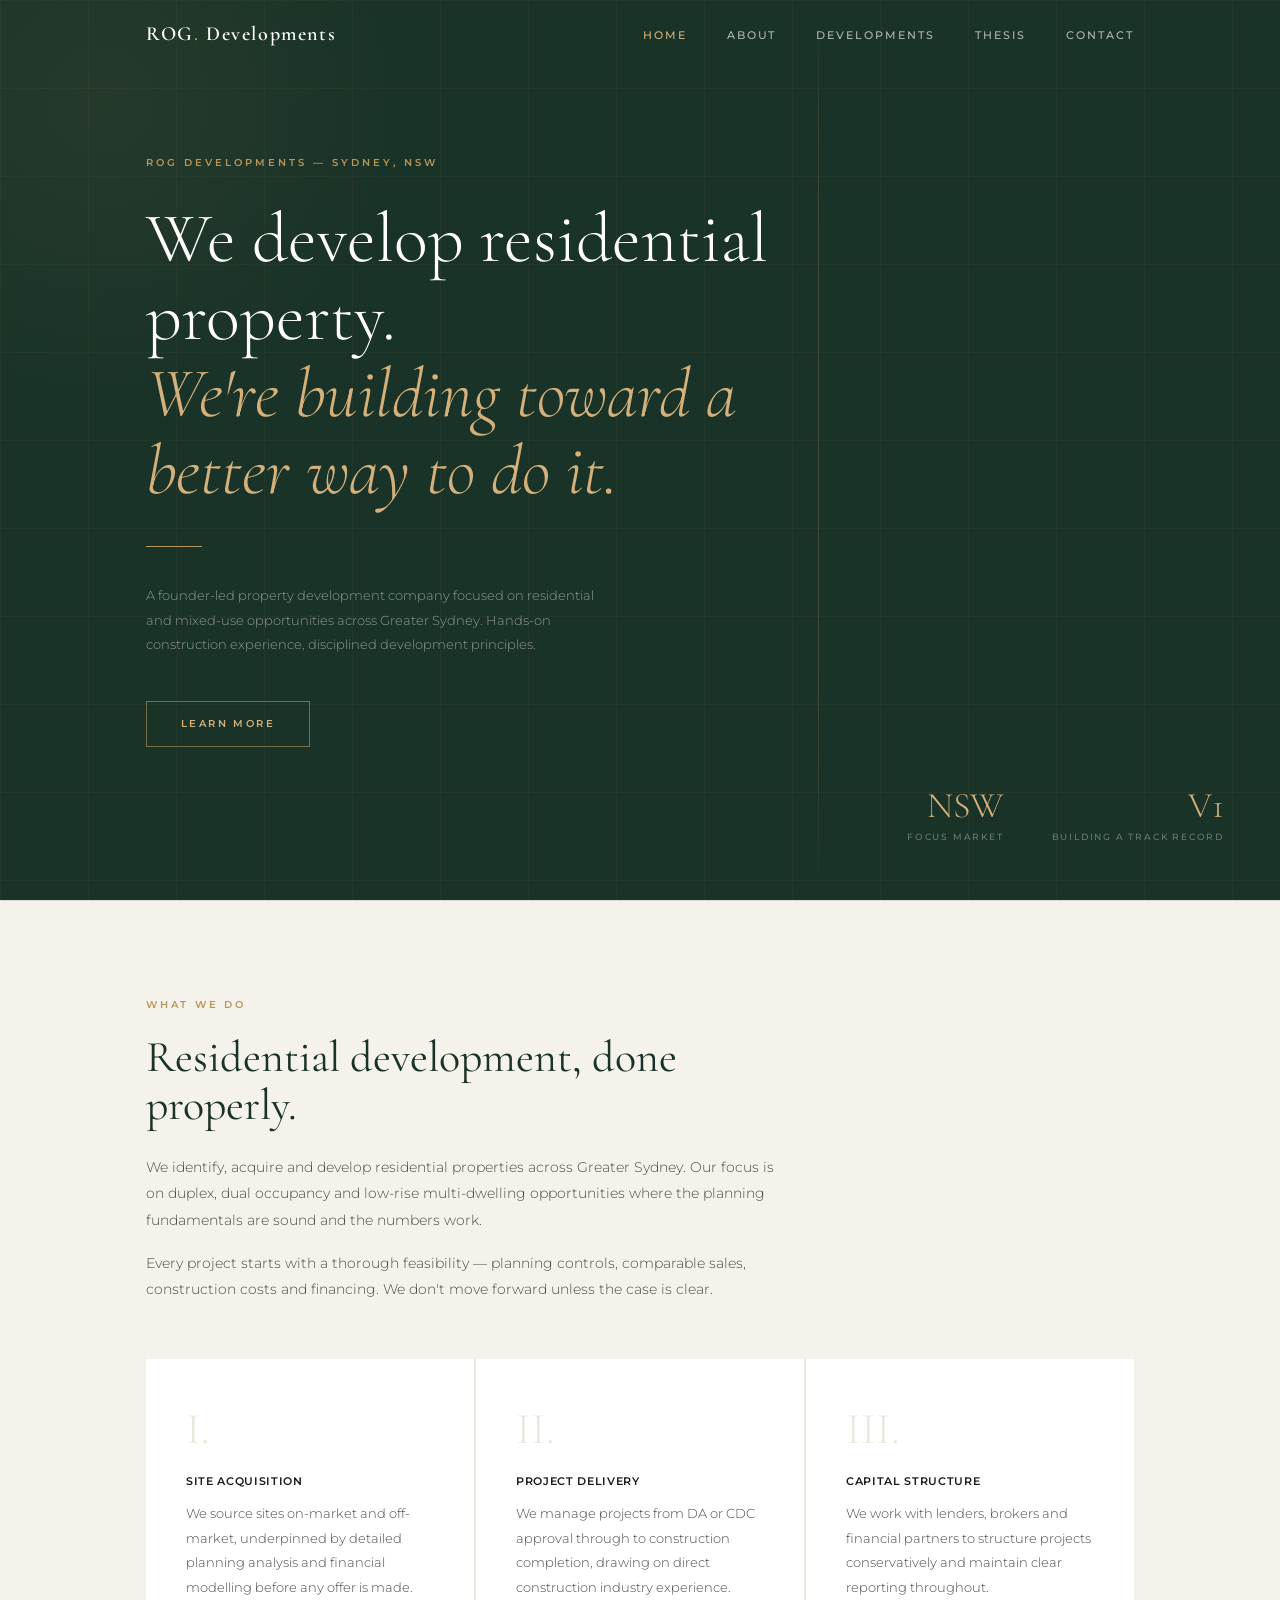
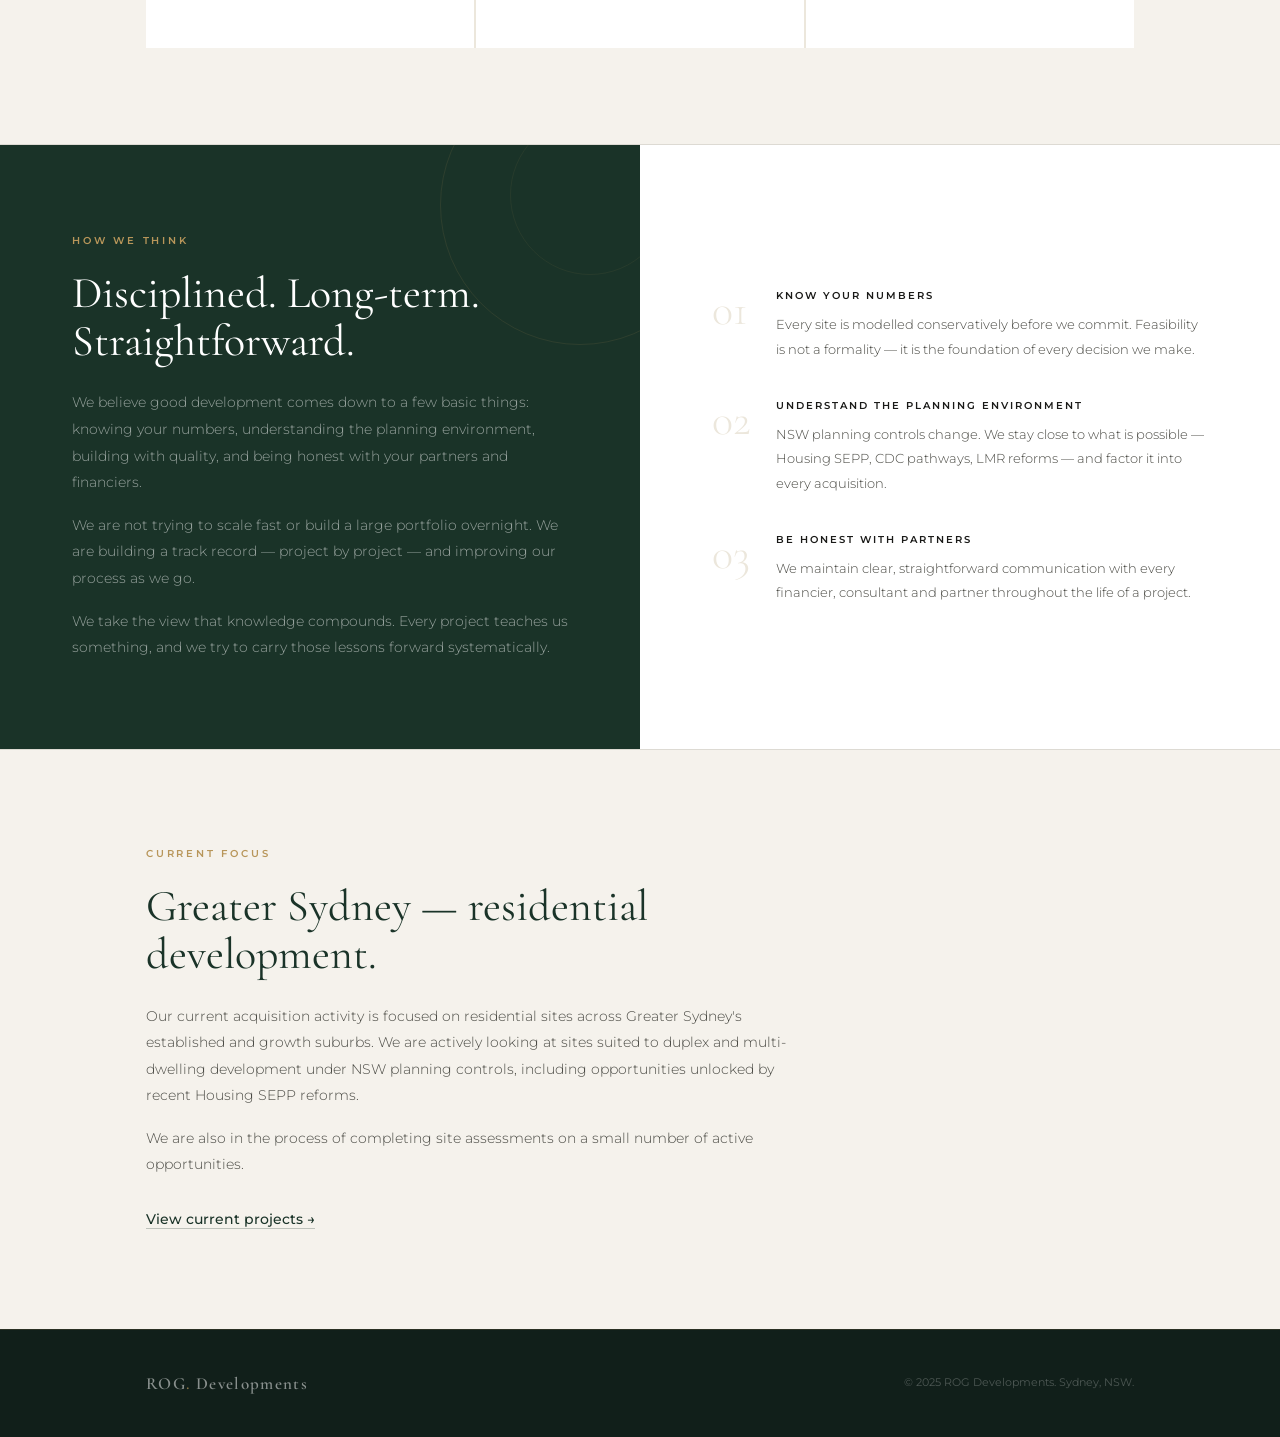
<file: index.html>
<!DOCTYPE html>
<html lang="en">
<head>
  <meta charset="UTF-8" />
  <meta name="viewport" content="width=device-width, initial-scale=1.0" />
  <title>ROG Developments</title>
  <meta name="description" content="ROG Developments is a founder-led property development company focused on residential opportunities across Greater Sydney." />
  <link rel="stylesheet" href="style.css" />
</head>
<body>

<header id="header">
  <div class="nav-inner">
    <a href="index.html" class="nav-logo">ROG<span>.</span> Developments</a>
    <nav>
      <ul>
        <li><a href="index.html" class="active">Home</a></li>
        <li><a href="about.html">About</a></li>
        <li><a href="developments.html">Developments</a></li>
        <li><a href="thesis.html">Thesis</a></li>
        <li><a href="contact.html">Contact</a></li>
      </ul>
    </nav>
  </div>
</header>

<!-- HERO -->
<div class="hero">
  <div class="hero-grid"></div>
  <div class="hero-vline"></div>
  <div class="hero-glow"></div>
  <div class="hero-content">
    <p class="hero-eyebrow">ROG Developments — Sydney, NSW</p>
    <h1>We develop residential property.<br><em>We're building toward a better way to do it.</em></h1>
    <div class="hero-rule"></div>
    <p class="hero-sub">A founder-led property development company focused on residential and mixed-use opportunities across Greater Sydney. Hands-on construction experience, disciplined development principles.</p>
    <a href="about.html" class="hero-cta">Learn More</a>
  </div>
  <div class="hero-stats">
    <div class="stat-item">
      <div class="stat-num">NSW</div>
      <div class="stat-label">Focus Market</div>
    </div>
    <div class="stat-item">
      <div class="stat-num">V1</div>
      <div class="stat-label">Building a Track Record</div>
    </div>
  </div>
</div>

<!-- WHAT WE DO -->
<div class="section">
  <div class="section-inner">
    <span class="label">What We Do</span>
    <div class="content-block">
      <h2>Residential development, done properly.</h2>
      <p>We identify, acquire and develop residential properties across Greater Sydney. Our focus is on duplex, dual occupancy and low-rise multi-dwelling opportunities where the planning fundamentals are sound and the numbers work.</p>
      <p>Every project starts with a thorough feasibility — planning controls, comparable sales, construction costs and financing. We don't move forward unless the case is clear.</p>
    </div>
    <div class="three-col">
      <div class="col">
        <div class="col-num">I.</div>
        <h3>Site Acquisition</h3>
        <p>We source sites on-market and off-market, underpinned by detailed planning analysis and financial modelling before any offer is made.</p>
      </div>
      <div class="col">
        <div class="col-num">II.</div>
        <h3>Project Delivery</h3>
        <p>We manage projects from DA or CDC approval through to construction completion, drawing on direct construction industry experience.</p>
      </div>
      <div class="col">
        <div class="col-num">III.</div>
        <h3>Capital Structure</h3>
        <p>We work with lenders, brokers and financial partners to structure projects conservatively and maintain clear reporting throughout.</p>
      </div>
    </div>
  </div>
</div>

<!-- HOW WE THINK / SPLIT -->
<div class="section" style="padding: 0; border-top: 1px solid var(--rule);">
  <div class="split">
    <div class="split-dark">
      <span class="label">How We Think</span>
      <h2>Disciplined. Long-term. Straightforward.</h2>
      <p>We believe good development comes down to a few basic things: knowing your numbers, understanding the planning environment, building with quality, and being honest with your partners and financiers.</p>
      <p>We are not trying to scale fast or build a large portfolio overnight. We are building a track record — project by project — and improving our process as we go.</p>
      <p>We take the view that knowledge compounds. Every project teaches us something, and we try to carry those lessons forward systematically.</p>
    </div>
    <div class="split-light">
      <div class="pillar">
        <div class="pillar-num">01</div>
        <div class="pillar-body">
          <h4>Know Your Numbers</h4>
          <p>Every site is modelled conservatively before we commit. Feasibility is not a formality — it is the foundation of every decision we make.</p>
        </div>
      </div>
      <div class="pillar">
        <div class="pillar-num">02</div>
        <div class="pillar-body">
          <h4>Understand the Planning Environment</h4>
          <p>NSW planning controls change. We stay close to what is possible — Housing SEPP, CDC pathways, LMR reforms — and factor it into every acquisition.</p>
        </div>
      </div>
      <div class="pillar">
        <div class="pillar-num">03</div>
        <div class="pillar-body">
          <h4>Be Honest With Partners</h4>
          <p>We maintain clear, straightforward communication with every financier, consultant and partner throughout the life of a project.</p>
        </div>
      </div>
    </div>
  </div>
</div>

<!-- CURRENT FOCUS -->
<div class="section">
  <div class="section-inner">
    <span class="label">Current Focus</span>
    <div class="content-block">
      <h2>Greater Sydney — residential development.</h2>
      <p>Our current acquisition activity is focused on residential sites across Greater Sydney's established and growth suburbs. We are actively looking at sites suited to duplex and multi-dwelling development under NSW planning controls, including opportunities unlocked by recent Housing SEPP reforms.</p>
      <p>We are also in the process of completing site assessments on a small number of active opportunities.</p>
      <p style="margin-top: 28px;"><a href="developments.html">View current projects →</a></p>
    </div>
  </div>
</div>

<footer>
  <div class="footer-inner">
    <div class="footer-logo">ROG<span>.</span> Developments</div>
    <div class="footer-copy">© 2025 ROG Developments. Sydney, NSW.</div>
  </div>
</footer>

<script>
  const header = document.getElementById('header');
  window.addEventListener('scroll', () => {
    header.classList.toggle('scrolled', window.scrollY > 60);
  });
</script>

</body>
</html>
</file>
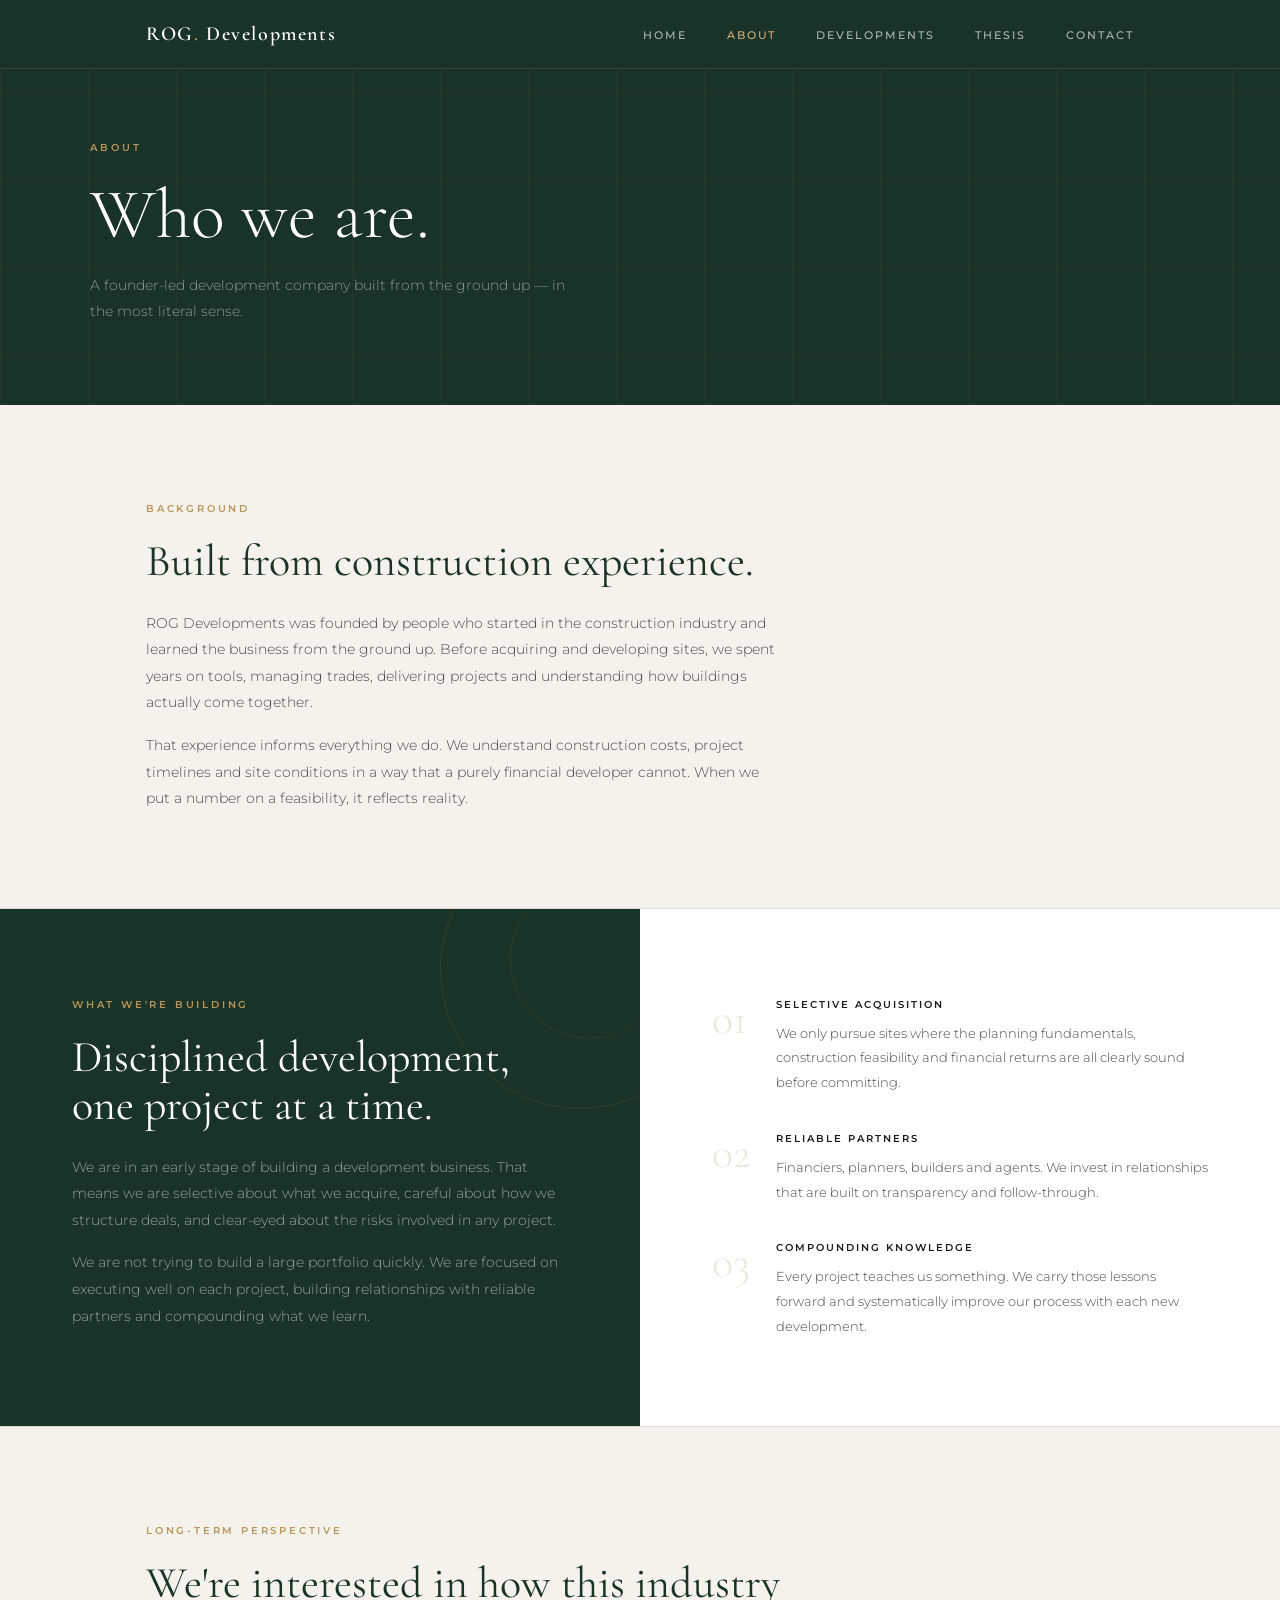
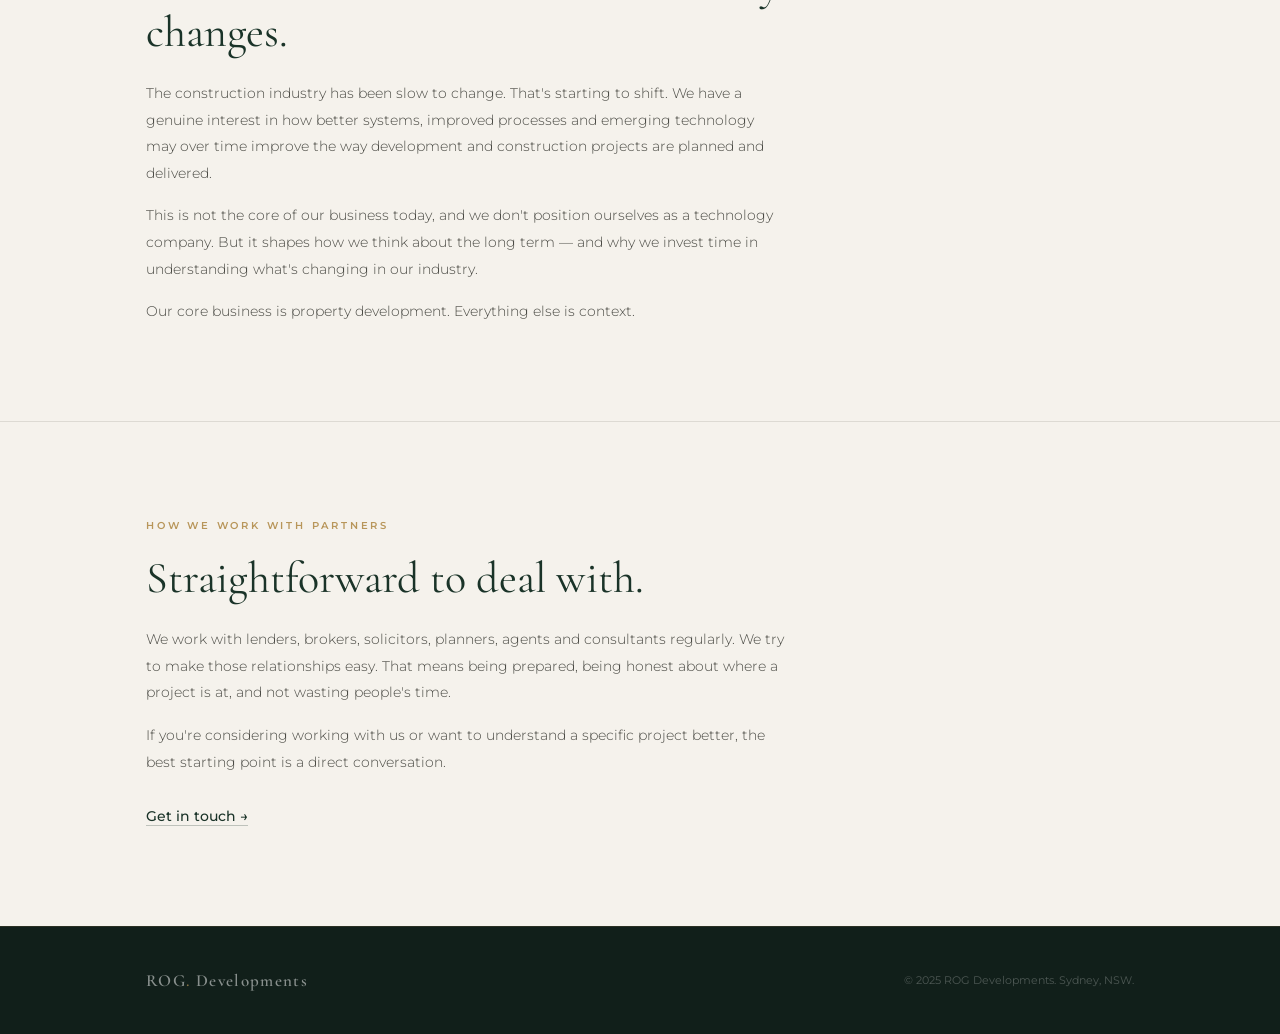
<file: about.html>
<!DOCTYPE html>
<html lang="en">
<head>
  <meta charset="UTF-8" />
  <meta name="viewport" content="width=device-width, initial-scale=1.0" />
  <title>About — ROG Developments</title>
  <meta name="description" content="ROG Developments was founded by experienced construction operators moving into property development with a long-term perspective." />
  <link rel="stylesheet" href="style.css" />
</head>
<body>

<header class="solid">
  <div class="nav-inner">
    <a href="index.html" class="nav-logo">ROG<span>.</span> Developments</a>
    <nav>
      <ul>
        <li><a href="index.html">Home</a></li>
        <li><a href="about.html" class="active">About</a></li>
        <li><a href="developments.html">Developments</a></li>
        <li><a href="thesis.html">Thesis</a></li>
        <li><a href="contact.html">Contact</a></li>
      </ul>
    </nav>
  </div>
</header>

<div class="page-hero">
  <div class="page-hero-grid"></div>
  <div class="page-hero-inner">
    <span class="eyebrow">About</span>
    <h1>Who we are.</h1>
    <p>A founder-led development company built from the ground up — in the most literal sense.</p>
  </div>
</div>

<main>

  <div class="section">
    <div class="section-inner">
      <span class="label">Background</span>
      <div class="content-block">
        <h2>Built from construction experience.</h2>
        <p>ROG Developments was founded by people who started in the construction industry and learned the business from the ground up. Before acquiring and developing sites, we spent years on tools, managing trades, delivering projects and understanding how buildings actually come together.</p>
        <p>That experience informs everything we do. We understand construction costs, project timelines and site conditions in a way that a purely financial developer cannot. When we put a number on a feasibility, it reflects reality.</p>
      </div>
    </div>
  </div>

  <div class="section" style="padding: 0; border-top: 1px solid var(--rule);">
    <div class="split">
      <div class="split-dark">
        <span class="label">What We're Building</span>
        <h2>Disciplined development, one project at a time.</h2>
        <p>We are in an early stage of building a development business. That means we are selective about what we acquire, careful about how we structure deals, and clear-eyed about the risks involved in any project.</p>
        <p>We are not trying to build a large portfolio quickly. We are focused on executing well on each project, building relationships with reliable partners and compounding what we learn.</p>
      </div>
      <div class="split-light">
        <div class="pillar">
          <div class="pillar-num">01</div>
          <div class="pillar-body">
            <h4>Selective Acquisition</h4>
            <p>We only pursue sites where the planning fundamentals, construction feasibility and financial returns are all clearly sound before committing.</p>
          </div>
        </div>
        <div class="pillar">
          <div class="pillar-num">02</div>
          <div class="pillar-body">
            <h4>Reliable Partners</h4>
            <p>Financiers, planners, builders and agents. We invest in relationships that are built on transparency and follow-through.</p>
          </div>
        </div>
        <div class="pillar">
          <div class="pillar-num">03</div>
          <div class="pillar-body">
            <h4>Compounding Knowledge</h4>
            <p>Every project teaches us something. We carry those lessons forward and systematically improve our process with each new development.</p>
          </div>
        </div>
      </div>
    </div>
  </div>

  <div class="section">
    <div class="section-inner">
      <span class="label">Long-Term Perspective</span>
      <div class="content-block">
        <h2>We're interested in how this industry changes.</h2>
        <p>The construction industry has been slow to change. That's starting to shift. We have a genuine interest in how better systems, improved processes and emerging technology may over time improve the way development and construction projects are planned and delivered.</p>
        <p>This is not the core of our business today, and we don't position ourselves as a technology company. But it shapes how we think about the long term — and why we invest time in understanding what's changing in our industry.</p>
        <p>Our core business is property development. Everything else is context.</p>
      </div>
    </div>
  </div>

  <div class="section">
    <div class="section-inner">
      <span class="label">How We Work With Partners</span>
      <div class="content-block">
        <h2>Straightforward to deal with.</h2>
        <p>We work with lenders, brokers, solicitors, planners, agents and consultants regularly. We try to make those relationships easy. That means being prepared, being honest about where a project is at, and not wasting people's time.</p>
        <p>If you're considering working with us or want to understand a specific project better, the best starting point is a direct conversation.</p>
        <p style="margin-top: 28px;"><a href="contact.html">Get in touch →</a></p>
      </div>
    </div>
  </div>

</main>

<footer>
  <div class="footer-inner">
    <div class="footer-logo">ROG<span>.</span> Developments</div>
    <div class="footer-copy">© 2025 ROG Developments. Sydney, NSW.</div>
  </div>
</footer>

</body>
</html>
</file>
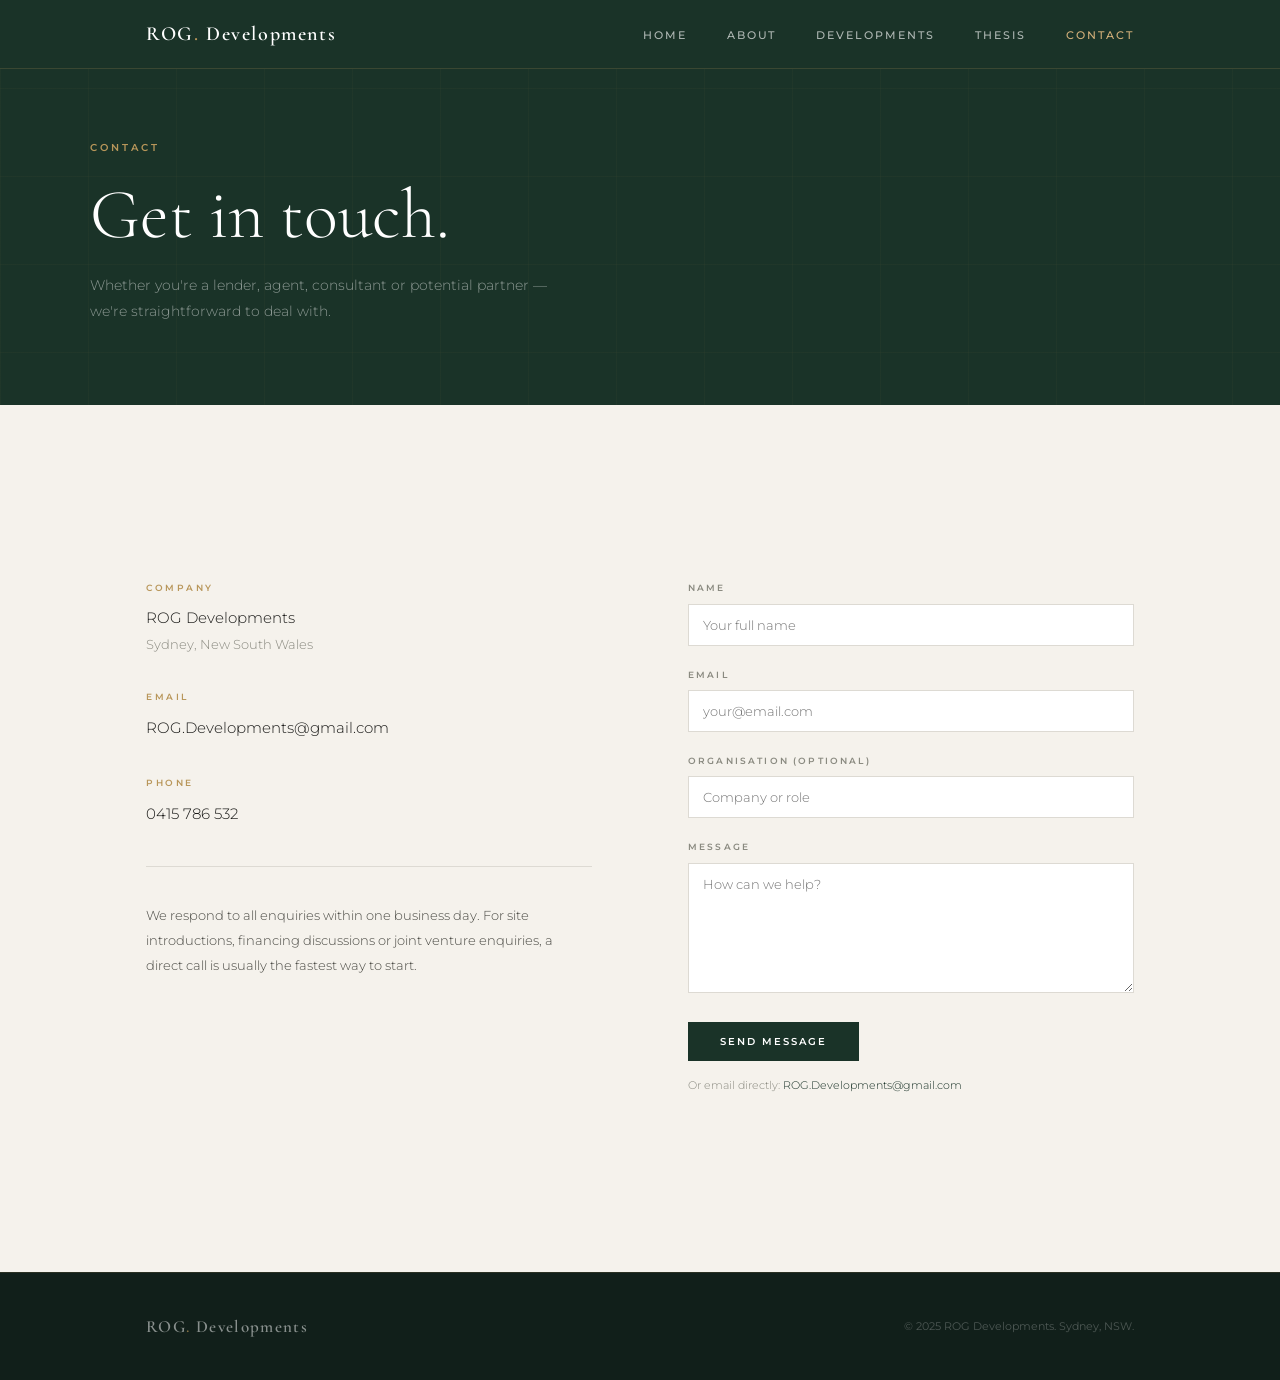
<file: contact.html>
<!DOCTYPE html>
<html lang="en">
<head>
  <meta charset="UTF-8" />
  <meta name="viewport" content="width=device-width, initial-scale=1.0" />
  <title>Contact — ROG Developments</title>
  <meta name="description" content="Contact ROG Developments — Sydney-based residential property development." />
  <link rel="stylesheet" href="style.css" />
</head>
<body>

<header class="solid">
  <div class="nav-inner">
    <a href="index.html" class="nav-logo">ROG<span>.</span> Developments</a>
    <nav>
      <ul>
        <li><a href="index.html">Home</a></li>
        <li><a href="about.html">About</a></li>
        <li><a href="developments.html">Developments</a></li>
        <li><a href="thesis.html">Thesis</a></li>
        <li><a href="contact.html" class="active">Contact</a></li>
      </ul>
    </nav>
  </div>
</header>

<div class="page-hero">
  <div class="page-hero-grid"></div>
  <div class="page-hero-inner">
    <span class="eyebrow">Contact</span>
    <h1>Get in touch.</h1>
    <p>Whether you're a lender, agent, consultant or potential partner — we're straightforward to deal with.</p>
  </div>
</div>

<main>
  <div class="section">
    <div class="section-inner">
      <div class="contact-wrap">

        <!-- Info -->
        <div>
          <div class="contact-info-item">
            <label>Company</label>
            <p>ROG Developments</p>
            <p style="font-size:13px; color: var(--text-light); margin-top: 4px;">Sydney, New South Wales</p>
          </div>
          <div class="contact-info-item">
            <label>Email</label>
            <a href="mailto:ROG.Developments@gmail.com">ROG.Developments@gmail.com</a>
          </div>
          <div class="contact-info-item">
            <label>Phone</label>
            <a href="tel:0415786532">0415 786 532</a>
          </div>
          <p class="contact-note">We respond to all enquiries within one business day. For site introductions, financing discussions or joint venture enquiries, a direct call is usually the fastest way to start.</p>
        </div>

        <!-- Form -->
        <div>
          <form action="https://formspree.io/f/YOUR_FORM_ID" method="POST">
            <div class="form-group">
              <label for="name">Name</label>
              <input type="text" id="name" name="name" required placeholder="Your full name" />
            </div>
            <div class="form-group">
              <label for="email">Email</label>
              <input type="email" id="email" name="email" required placeholder="your@email.com" />
            </div>
            <div class="form-group">
              <label for="org">Organisation (optional)</label>
              <input type="text" id="org" name="organisation" placeholder="Company or role" />
            </div>
            <div class="form-group">
              <label for="message">Message</label>
              <textarea id="message" name="message" required placeholder="How can we help?"></textarea>
            </div>
            <button type="submit" class="btn">Send Message</button>
            <p class="form-note">Or email directly: <a href="mailto:ROG.Developments@gmail.com">ROG.Developments@gmail.com</a></p>
          </form>
        </div>

      </div>
    </div>
  </div>
</main>

<footer>
  <div class="footer-inner">
    <div class="footer-logo">ROG<span>.</span> Developments</div>
    <div class="footer-copy">© 2025 ROG Developments. Sydney, NSW.</div>
  </div>
</footer>

</body>
</html>
</file>
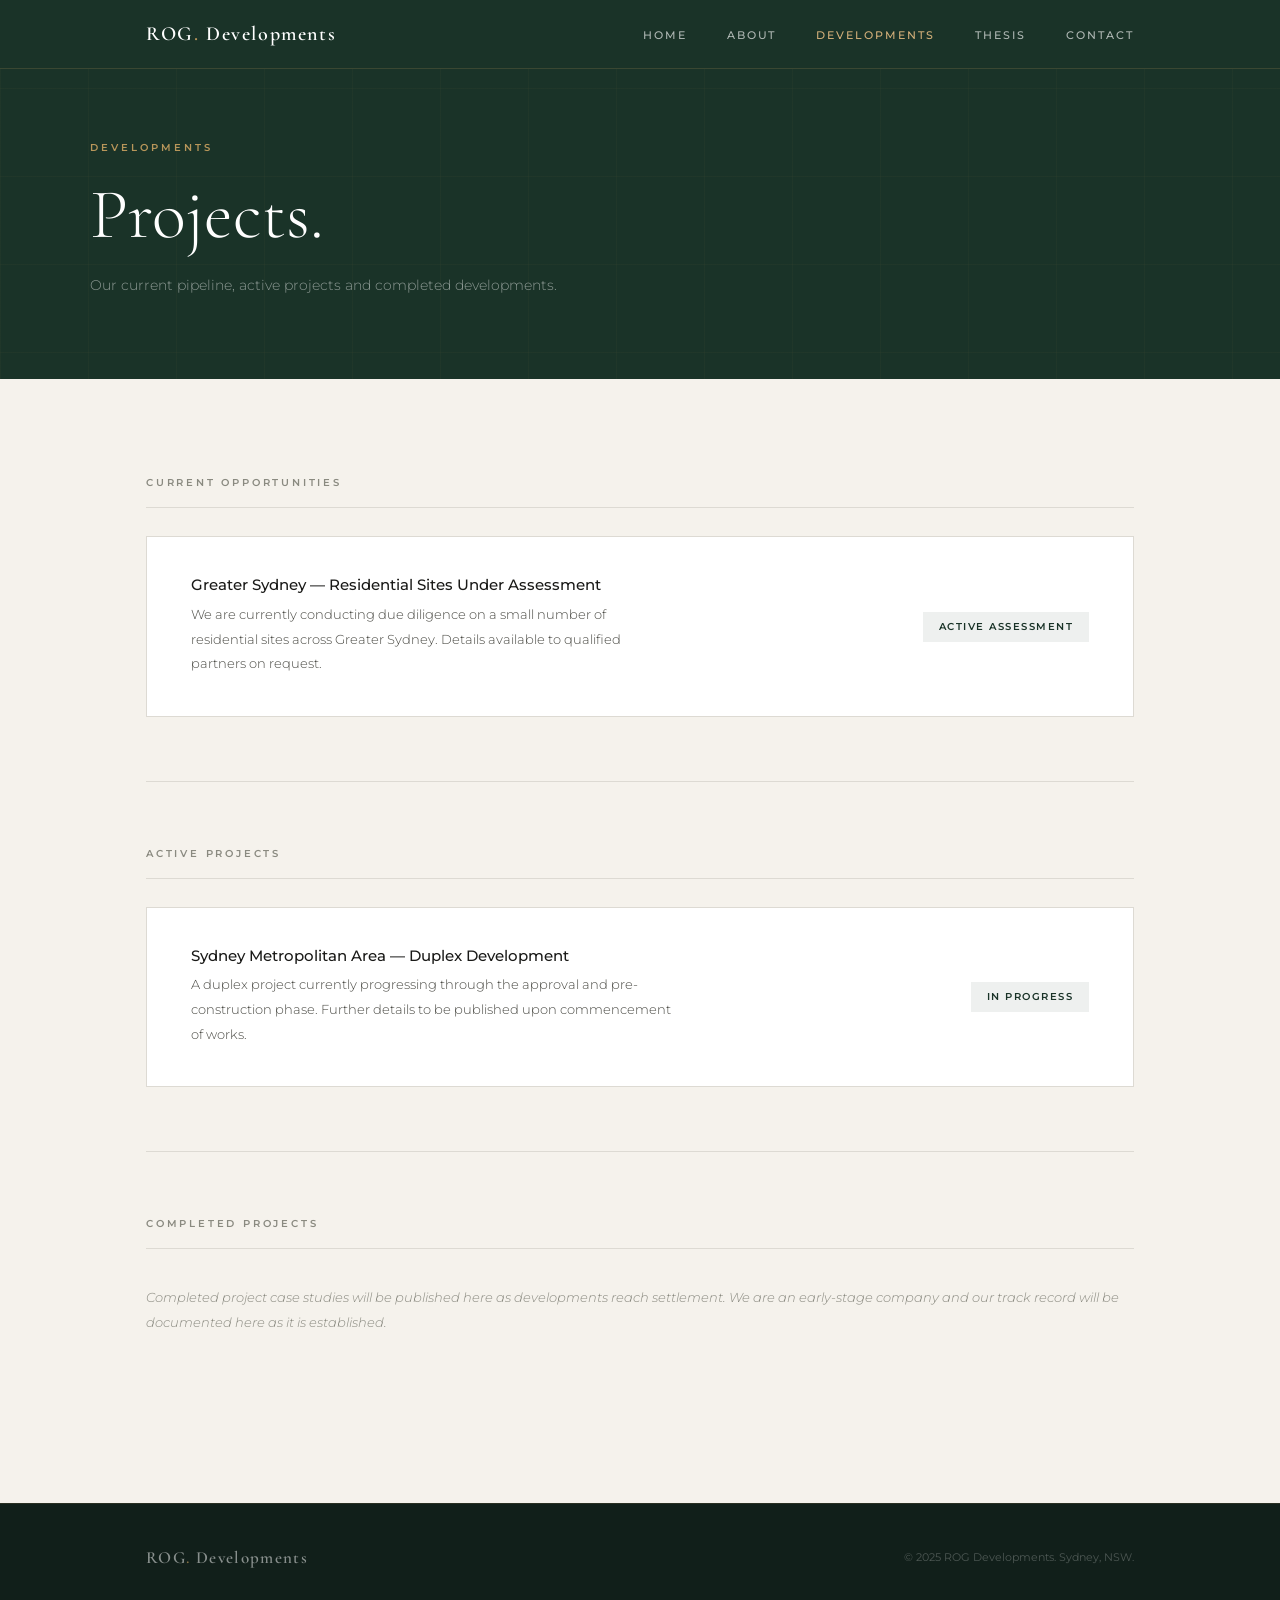
<file: developments.html>
<!DOCTYPE html>
<html lang="en">
<head>
  <meta charset="UTF-8" />
  <meta name="viewport" content="width=device-width, initial-scale=1.0" />
  <title>Developments — ROG Developments</title>
  <meta name="description" content="Current pipeline, active projects and completed developments by ROG Developments." />
  <link rel="stylesheet" href="style.css" />
</head>
<body>

<header class="solid">
  <div class="nav-inner">
    <a href="index.html" class="nav-logo">ROG<span>.</span> Developments</a>
    <nav>
      <ul>
        <li><a href="index.html">Home</a></li>
        <li><a href="about.html">About</a></li>
        <li><a href="developments.html" class="active">Developments</a></li>
        <li><a href="thesis.html">Thesis</a></li>
        <li><a href="contact.html">Contact</a></li>
      </ul>
    </nav>
  </div>
</header>

<div class="page-hero">
  <div class="page-hero-grid"></div>
  <div class="page-hero-inner">
    <span class="eyebrow">Developments</span>
    <h1>Projects.</h1>
    <p>Our current pipeline, active projects and completed developments.</p>
  </div>
</div>

<main>
  <div class="section">
    <div class="section-inner">

      <div class="dev-group">
        <div class="dev-group-title">Current Opportunities</div>
        <div class="dev-card">
          <div class="dev-card-text">
            <h3>Greater Sydney — Residential Sites Under Assessment</h3>
            <p>We are currently conducting due diligence on a small number of residential sites across Greater Sydney. Details available to qualified partners on request.</p>
          </div>
          <div class="dev-badge">Active Assessment</div>
        </div>
      </div>

      <div class="dev-group">
        <div class="dev-group-title">Active Projects</div>
        <div class="dev-card">
          <div class="dev-card-text">
            <h3>Sydney Metropolitan Area — Duplex Development</h3>
            <p>A duplex project currently progressing through the approval and pre-construction phase. Further details to be published upon commencement of works.</p>
          </div>
          <div class="dev-badge">In Progress</div>
        </div>
      </div>

      <div class="dev-group">
        <div class="dev-group-title">Completed Projects</div>
        <p class="dev-empty">Completed project case studies will be published here as developments reach settlement. We are an early-stage company and our track record will be documented here as it is established.</p>
      </div>

    </div>
  </div>
</main>

<footer>
  <div class="footer-inner">
    <div class="footer-logo">ROG<span>.</span> Developments</div>
    <div class="footer-copy">© 2025 ROG Developments. Sydney, NSW.</div>
  </div>
</footer>

</body>
</html>
</file>
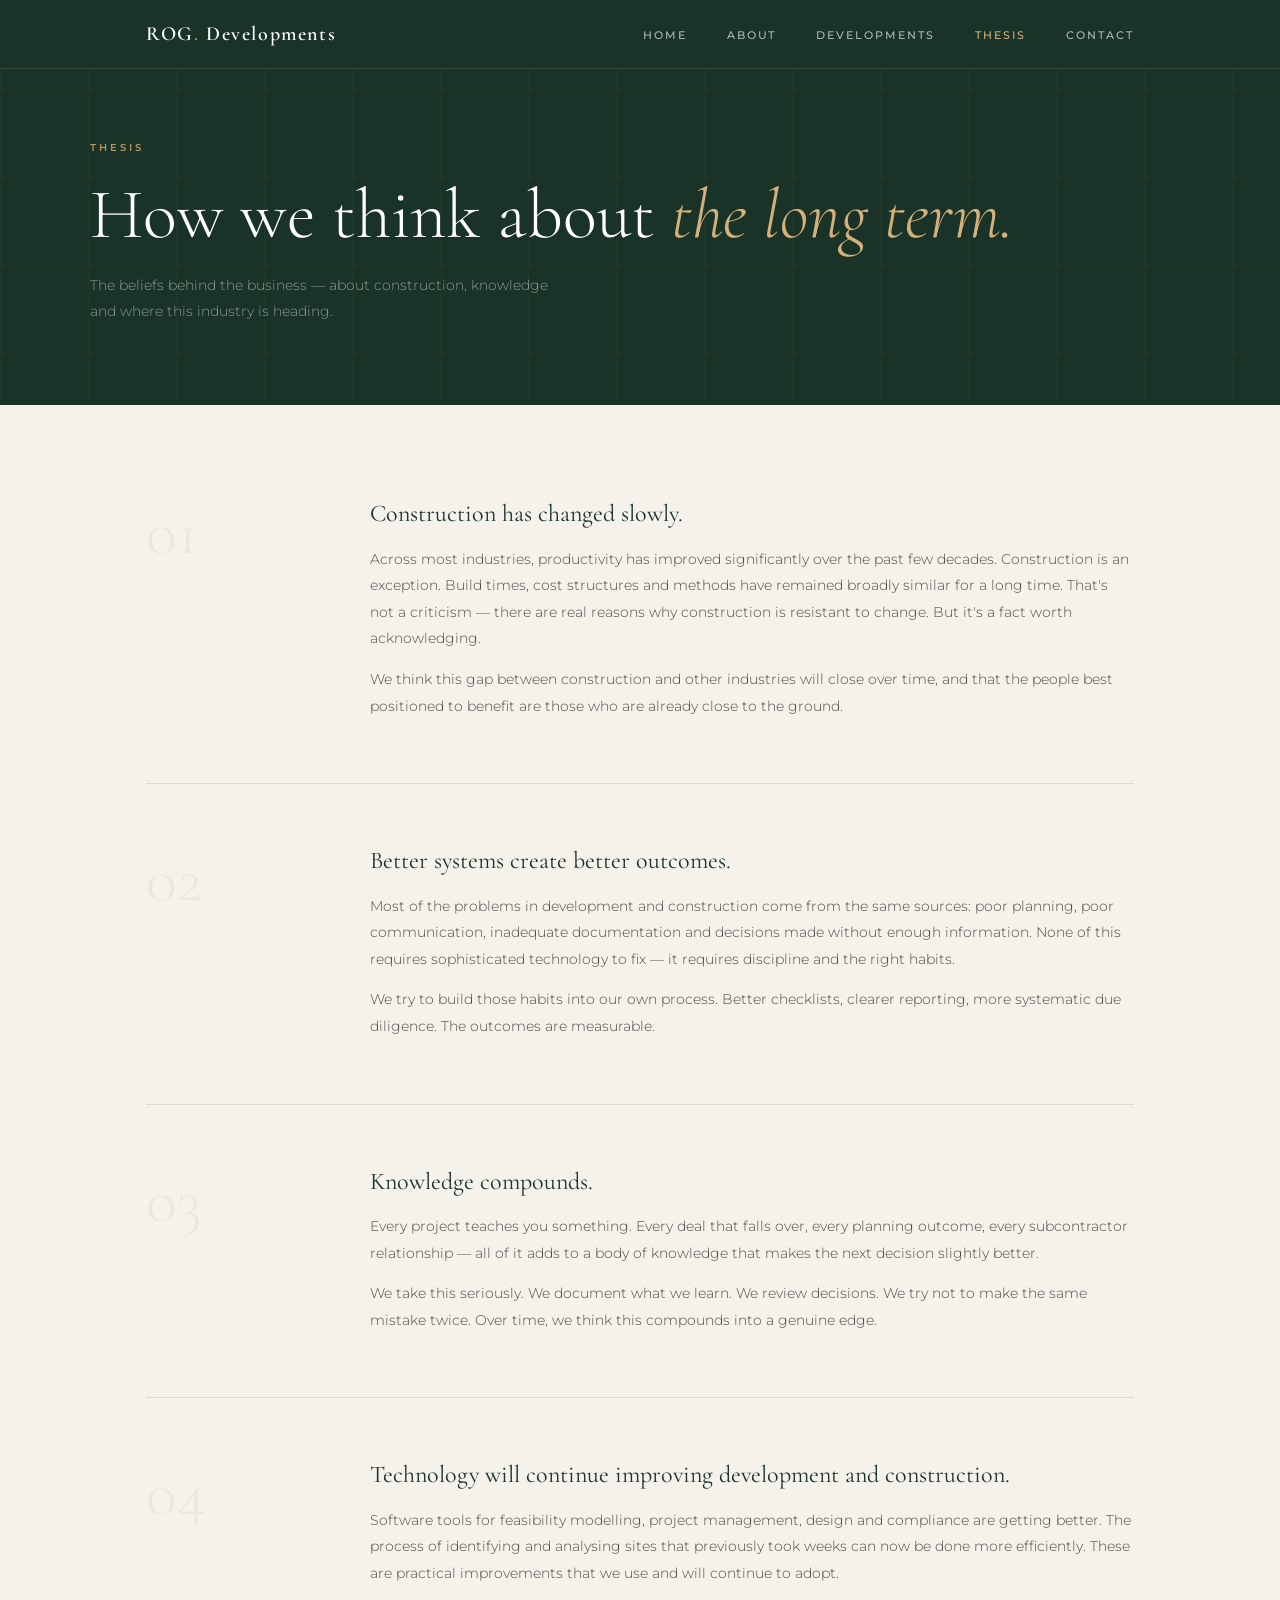
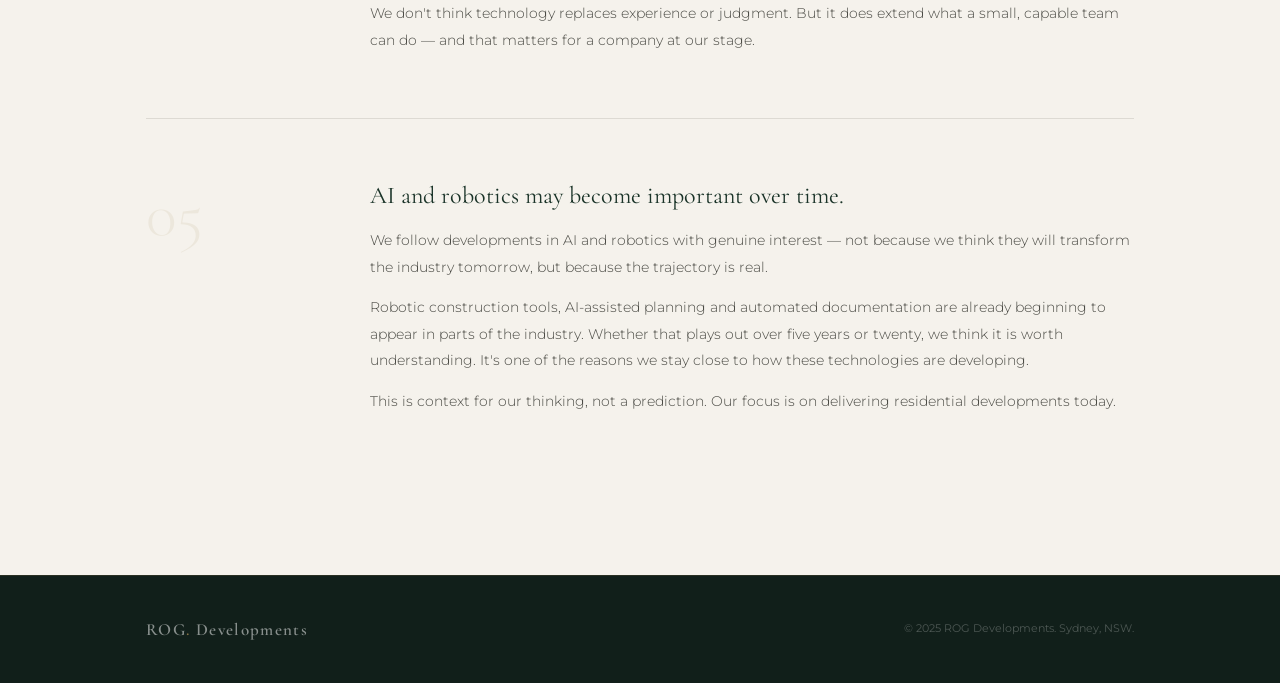
<file: thesis.html>
<!DOCTYPE html>
<html lang="en">
<head>
  <meta charset="UTF-8" />
  <meta name="viewport" content="width=device-width, initial-scale=1.0" />
  <title>Thesis — ROG Developments</title>
  <meta name="description" content="The long-term thinking behind ROG Developments — on construction, knowledge, systems and the future of property development." />
  <link rel="stylesheet" href="style.css" />
</head>
<body>

<header class="solid">
  <div class="nav-inner">
    <a href="index.html" class="nav-logo">ROG<span>.</span> Developments</a>
    <nav>
      <ul>
        <li><a href="index.html">Home</a></li>
        <li><a href="about.html">About</a></li>
        <li><a href="developments.html">Developments</a></li>
        <li><a href="thesis.html" class="active">Thesis</a></li>
        <li><a href="contact.html">Contact</a></li>
      </ul>
    </nav>
  </div>
</header>

<div class="page-hero">
  <div class="page-hero-grid"></div>
  <div class="page-hero-inner">
    <span class="eyebrow">Thesis</span>
    <h1>How we think about <em>the long term.</em></h1>
    <p>The beliefs behind the business — about construction, knowledge and where this industry is heading.</p>
  </div>
</div>

<main>
  <div class="section">
    <div class="section-inner">

      <div class="thesis-item">
        <div class="thesis-num">01</div>
        <div>
          <h3>Construction has changed slowly.</h3>
          <p>Across most industries, productivity has improved significantly over the past few decades. Construction is an exception. Build times, cost structures and methods have remained broadly similar for a long time. That's not a criticism — there are real reasons why construction is resistant to change. But it's a fact worth acknowledging.</p>
          <p>We think this gap between construction and other industries will close over time, and that the people best positioned to benefit are those who are already close to the ground.</p>
        </div>
      </div>

      <div class="thesis-item">
        <div class="thesis-num">02</div>
        <div>
          <h3>Better systems create better outcomes.</h3>
          <p>Most of the problems in development and construction come from the same sources: poor planning, poor communication, inadequate documentation and decisions made without enough information. None of this requires sophisticated technology to fix — it requires discipline and the right habits.</p>
          <p>We try to build those habits into our own process. Better checklists, clearer reporting, more systematic due diligence. The outcomes are measurable.</p>
        </div>
      </div>

      <div class="thesis-item">
        <div class="thesis-num">03</div>
        <div>
          <h3>Knowledge compounds.</h3>
          <p>Every project teaches you something. Every deal that falls over, every planning outcome, every subcontractor relationship — all of it adds to a body of knowledge that makes the next decision slightly better.</p>
          <p>We take this seriously. We document what we learn. We review decisions. We try not to make the same mistake twice. Over time, we think this compounds into a genuine edge.</p>
        </div>
      </div>

      <div class="thesis-item">
        <div class="thesis-num">04</div>
        <div>
          <h3>Technology will continue improving development and construction.</h3>
          <p>Software tools for feasibility modelling, project management, design and compliance are getting better. The process of identifying and analysing sites that previously took weeks can now be done more efficiently. These are practical improvements that we use and will continue to adopt.</p>
          <p>We don't think technology replaces experience or judgment. But it does extend what a small, capable team can do — and that matters for a company at our stage.</p>
        </div>
      </div>

      <div class="thesis-item">
        <div class="thesis-num">05</div>
        <div>
          <h3>AI and robotics may become important over time.</h3>
          <p>We follow developments in AI and robotics with genuine interest — not because we think they will transform the industry tomorrow, but because the trajectory is real.</p>
          <p>Robotic construction tools, AI-assisted planning and automated documentation are already beginning to appear in parts of the industry. Whether that plays out over five years or twenty, we think it is worth understanding. It's one of the reasons we stay close to how these technologies are developing.</p>
          <p>This is context for our thinking, not a prediction. Our focus is on delivering residential developments today.</p>
        </div>
      </div>

    </div>
  </div>
</main>

<footer>
  <div class="footer-inner">
    <div class="footer-logo">ROG<span>.</span> Developments</div>
    <div class="footer-copy">© 2025 ROG Developments. Sydney, NSW.</div>
  </div>
</footer>

</body>
</html>
</file>
<file: style.css>
@import url('https://fonts.googleapis.com/css2?family=Cormorant+Garamond:ital,wght@0,300;0,400;0,600;1,300;1,400&family=Montserrat:wght@300;400;500;600&display=swap');

*, *::before, *::after { box-sizing: border-box; margin: 0; padding: 0; }

:root {
  --green:        #1a3328;
  --green-mid:    #22423a;
  --green-deep:   #111f1a;
  --gold:         #b8965a;
  --gold-light:   #d4b07a;
  --cream:        #f5f2ec;
  --cream-mid:    #ece7dc;
  --white:        #ffffff;
  --rule:         #dddad3;
  --text:         #1a1a18;
  --text-mid:     #4a4a44;
  --text-light:   #8a8a80;
  --font-display: 'Cormorant Garamond', Georgia, serif;
  --font-body:    'Montserrat', system-ui, sans-serif;
  --max-w:        1100px;
  --pad-x:        56px;
}

html { font-size: 16px; scroll-behavior: smooth; }

body {
  font-family: var(--font-body);
  background: var(--cream);
  color: var(--text);
  line-height: 1.6;
  -webkit-font-smoothing: antialiased;
}

/* ── TYPE ── */
h1, h2, h3 { font-family: var(--font-display); font-weight: 400; line-height: 1.1; }
h1 { font-size: clamp(40px, 5.5vw, 72px); }
h2 { font-size: clamp(28px, 3.5vw, 44px); }
h3 { font-size: 21px; }
p  { font-size: 14px; font-weight: 300; line-height: 1.9; color: var(--text-mid); }
a  { color: var(--green); text-decoration: none; }

/* ── NAV ── */
header {
  position: fixed; top: 0; left: 0; right: 0; z-index: 100;
  background: transparent;
  transition: background 0.35s, border-color 0.35s;
  border-bottom: 1px solid transparent;
}
header.scrolled {
  background: rgba(26, 51, 40, 0.97);
  border-bottom-color: rgba(184,150,90,0.2);
  backdrop-filter: blur(8px);
}
/* Solid header for interior pages */
header.solid {
  background: var(--green);
  border-bottom-color: rgba(184,150,90,0.2);
}
.nav-inner {
  max-width: var(--max-w);
  margin: 0 auto;
  padding: 0 var(--pad-x);
  height: 68px;
  display: flex;
  align-items: center;
  justify-content: space-between;
}
.nav-logo {
  font-family: var(--font-display);
  font-size: 20px;
  font-weight: 600;
  letter-spacing: 0.08em;
  color: #fff;
}
.nav-logo span { color: var(--gold); }
nav ul { list-style: none; display: flex; gap: 40px; }
nav ul a {
  font-size: 11px; font-weight: 500;
  letter-spacing: 0.18em; text-transform: uppercase;
  color: rgba(255,255,255,0.65);
  transition: color 0.2s;
}
nav ul a:hover,
nav ul a.active { color: var(--gold-light); }

/* ── HERO ── */
.hero {
  position: relative;
  min-height: 100vh;
  background: var(--green);
  display: flex; align-items: center;
  overflow: hidden;
}
.hero-grid {
  position: absolute; inset: 0;
  background-image:
    linear-gradient(rgba(184,150,90,0.05) 1px, transparent 1px),
    linear-gradient(90deg, rgba(184,150,90,0.05) 1px, transparent 1px);
  background-size: 88px 88px;
}
.hero-vline {
  position: absolute; top: 0; bottom: 0; right: 36%;
  width: 1px;
  background: linear-gradient(to bottom, transparent, rgba(184,150,90,0.25) 25%, rgba(184,150,90,0.25) 75%, transparent);
}
.hero-glow {
  position: absolute; top: -200px; left: -200px;
  width: 600px; height: 600px;
  background: radial-gradient(circle, rgba(184,150,90,0.07) 0%, transparent 70%);
}
.hero-content {
  position: relative; z-index: 2;
  max-width: var(--max-w);
  margin: 0 auto; padding: 0 var(--pad-x);
  width: 100%;
}
.hero-eyebrow {
  font-size: 10px; font-weight: 600;
  letter-spacing: 0.3em; text-transform: uppercase;
  color: var(--gold); margin-bottom: 28px;
  opacity: 0; animation: fadeUp 0.8s ease forwards 0.3s;
}
.hero h1 {
  max-width: 660px; color: #fff; font-weight: 300;
  opacity: 0; animation: fadeUp 0.9s ease forwards 0.5s;
}
.hero h1 em { font-style: italic; color: var(--gold-light); }
.hero-rule {
  width: 56px; height: 1px; background: var(--gold);
  margin: 36px 0;
  opacity: 0; animation: fadeUp 0.7s ease forwards 0.7s;
}
.hero-sub {
  max-width: 460px; font-size: 13px; font-weight: 300;
  line-height: 1.9; color: rgba(255,255,255,0.5);
  opacity: 0; animation: fadeUp 0.8s ease forwards 0.9s;
}
.hero-cta {
  display: inline-block; margin-top: 44px;
  padding: 14px 34px;
  border: 1px solid rgba(184,150,90,0.6);
  font-size: 10px; font-weight: 600;
  letter-spacing: 0.24em; text-transform: uppercase;
  color: var(--gold-light);
  transition: background 0.3s, color 0.3s, border-color 0.3s;
  opacity: 0; animation: fadeUp 0.8s ease forwards 1.1s;
}
.hero-cta:hover { background: var(--gold); color: var(--green-deep); border-color: var(--gold); }

.hero-stats {
  position: absolute; bottom: 56px; right: var(--pad-x);
  display: flex; gap: 48px;
  opacity: 0; animation: fadeUp 0.8s ease forwards 1.3s;
}
.stat-item { text-align: right; }
.stat-num {
  font-family: var(--font-display); font-size: 36px; font-weight: 300;
  color: var(--gold-light); line-height: 1;
}
.stat-label {
  font-size: 9px; font-weight: 500; letter-spacing: 0.2em;
  text-transform: uppercase; color: rgba(255,255,255,0.35);
  margin-top: 6px;
}

@keyframes fadeUp {
  from { opacity: 0; transform: translateY(20px); }
  to   { opacity: 1; transform: translateY(0); }
}

/* ── PAGE HERO (interior pages) ── */
.page-hero {
  background: var(--green);
  padding: 140px var(--pad-x) 80px;
  position: relative; overflow: hidden;
}
.page-hero-inner {
  max-width: var(--max-w); margin: 0 auto;
}
.page-hero-grid {
  position: absolute; inset: 0;
  background-image:
    linear-gradient(rgba(184,150,90,0.04) 1px, transparent 1px),
    linear-gradient(90deg, rgba(184,150,90,0.04) 1px, transparent 1px);
  background-size: 88px 88px;
}
.page-hero-inner { position: relative; z-index: 1; }
.page-hero .eyebrow {
  font-size: 10px; font-weight: 600;
  letter-spacing: 0.3em; text-transform: uppercase;
  color: var(--gold); margin-bottom: 20px; display: block;
}
.page-hero h1 { color: #fff; font-weight: 300; margin-bottom: 20px; }
.page-hero h1 em { font-style: italic; color: var(--gold-light); }
.page-hero p {
  color: rgba(255,255,255,0.5); font-size: 14px;
  max-width: 480px; line-height: 1.85;
}

/* ── SECTIONS ── */
.section {
  padding: 96px 0;
  border-top: 1px solid var(--rule);
}
.section-inner {
  max-width: var(--max-w); margin: 0 auto; padding: 0 var(--pad-x);
}
.section:first-of-type { border-top: none; }

.label {
  font-size: 10px; font-weight: 600;
  letter-spacing: 0.28em; text-transform: uppercase;
  color: var(--gold); display: block; margin-bottom: 20px;
}

/* ── THREE COL ── */
.three-col {
  display: grid; grid-template-columns: repeat(3,1fr);
  gap: 2px; background: var(--cream-mid);
  margin-top: 56px;
}
.three-col .col {
  background: var(--white);
  padding: 48px 40px;
  position: relative; overflow: hidden;
  transition: transform 0.25s;
}
.three-col .col::after {
  content: ''; position: absolute;
  bottom: 0; left: 0; right: 0; height: 3px;
  background: var(--gold);
  transform: scaleX(0); transform-origin: left;
  transition: transform 0.35s ease;
}
.three-col .col:hover { transform: translateY(-3px); }
.three-col .col:hover::after { transform: scaleX(1); }
.three-col .col-num {
  font-family: var(--font-display); font-size: 44px;
  font-weight: 300; color: var(--cream-mid);
  line-height: 1; margin-bottom: 24px;
}
.three-col .col h3 {
  font-size: 16px; font-family: var(--font-body);
  font-weight: 600; letter-spacing: 0.06em;
  text-transform: uppercase; font-size: 11px;
  color: var(--text); margin-bottom: 14px;
}
.three-col .col p { font-size: 13px; }

/* ── CONTENT BLOCK ── */
.content-block { max-width: 640px; }
.content-block h2 { margin-bottom: 24px; color: var(--green); }
.content-block p + p { margin-top: 16px; }
.content-block a {
  color: var(--green); font-weight: 500;
  border-bottom: 1px solid rgba(26,51,40,0.25);
  transition: border-color 0.2s;
}
.content-block a:hover { border-color: var(--green); }

/* ── SPLIT BLOCK ── */
.split {
  display: grid; grid-template-columns: 1fr 1fr; gap: 0;
}
.split-dark {
  background: var(--green);
  padding: 88px 72px; position: relative; overflow: hidden;
}
.split-dark::before {
  content: ''; position: absolute;
  top: -80px; right: -80px;
  width: 280px; height: 280px;
  border: 1px solid rgba(184,150,90,0.12); border-radius: 50%;
}
.split-dark::after {
  content: ''; position: absolute;
  top: -30px; right: -30px;
  width: 160px; height: 160px;
  border: 1px solid rgba(184,150,90,0.08); border-radius: 50%;
}
.split-dark .label { color: var(--gold); }
.split-dark h2 { color: #fff; margin-bottom: 24px; }
.split-dark p { color: rgba(255,255,255,0.55); }
.split-dark p + p { margin-top: 16px; }
.split-light {
  background: var(--white);
  padding: 88px 72px;
  display: flex; flex-direction: column; justify-content: center; gap: 36px;
}
.pillar { display: flex; gap: 24px; align-items: flex-start; }
.pillar-num {
  font-family: var(--font-display); font-size: 44px;
  font-weight: 300; color: var(--cream-mid); line-height: 1; min-width: 40px;
}
.pillar-body h4 {
  font-size: 10px; font-weight: 600;
  letter-spacing: 0.2em; text-transform: uppercase;
  color: var(--text); margin-bottom: 8px;
}
.pillar-body p { font-size: 13px; }

/* ── THESIS BLOCKS ── */
.thesis-item {
  padding: 64px 0;
  border-top: 1px solid var(--rule);
  display: grid; grid-template-columns: 160px 1fr; gap: 64px; align-items: start;
}
.thesis-item:first-of-type { border-top: none; padding-top: 0; }
.thesis-num {
  font-family: var(--font-display); font-size: 64px;
  font-weight: 300; color: var(--cream-mid); line-height: 1;
}
.thesis-item h3 { font-size: 24px; margin-bottom: 18px; color: var(--green); }
.thesis-item p + p { margin-top: 14px; }

/* ── DEVELOPMENTS ── */
.dev-group { padding: 64px 0; border-top: 1px solid var(--rule); }
.dev-group:first-of-type { border-top: none; padding-top: 0; }
.dev-group-title {
  font-size: 10px; font-weight: 600;
  letter-spacing: 0.28em; text-transform: uppercase;
  color: var(--text-light); margin-bottom: 28px;
  padding-bottom: 16px; border-bottom: 1px solid var(--rule);
}
.dev-card {
  background: var(--white);
  border: 1px solid var(--rule);
  padding: 40px 44px;
  display: flex; justify-content: space-between; align-items: center; gap: 40px;
}
.dev-card-text h3 {
  font-family: var(--font-body); font-size: 15px;
  font-weight: 500; color: var(--text); margin-bottom: 8px;
}
.dev-card-text p { font-size: 13px; max-width: 480px; }
.dev-badge {
  font-size: 10px; font-weight: 600;
  letter-spacing: 0.15em; text-transform: uppercase;
  color: var(--green); background: rgba(26,51,40,0.07);
  padding: 7px 16px; white-space: nowrap;
}
.dev-empty {
  color: var(--text-light); font-size: 13px;
  font-style: italic; padding: 8px 0;
}

/* ── CONTACT ── */
.contact-wrap {
  display: grid; grid-template-columns: 1fr 1fr; gap: 96px;
  padding: 80px 0;
}
.contact-info-item { margin-bottom: 36px; }
.contact-info-item label {
  display: block; font-size: 9px; font-weight: 600;
  letter-spacing: 0.28em; text-transform: uppercase;
  color: var(--gold); margin-bottom: 10px;
}
.contact-info-item p, .contact-info-item a {
  font-size: 15px; font-weight: 300;
  color: var(--text); line-height: 1.6;
}
.contact-info-item a { transition: color 0.2s; }
.contact-info-item a:hover { color: var(--green-mid); }
.contact-note {
  font-size: 13px; font-weight: 300;
  line-height: 1.9; color: var(--text-mid);
  margin-top: 40px; padding-top: 36px;
  border-top: 1px solid var(--rule);
}

/* Form */
.form-group { margin-bottom: 22px; }
.form-group label {
  display: block; font-size: 9px; font-weight: 600;
  letter-spacing: 0.24em; text-transform: uppercase;
  color: var(--text-light); margin-bottom: 8px;
}
.form-group input,
.form-group textarea {
  width: 100%; border: 1px solid var(--rule);
  background: var(--white); padding: 12px 14px;
  font-family: var(--font-body); font-size: 13px;
  font-weight: 300; color: var(--text);
  outline: none; border-radius: 0;
  transition: border-color 0.2s; -webkit-appearance: none;
}
.form-group input:focus,
.form-group textarea:focus { border-color: var(--green); }
.form-group textarea { height: 130px; resize: vertical; }
.btn {
  display: inline-block; padding: 13px 32px;
  background: var(--green); color: var(--white);
  font-family: var(--font-body); font-size: 10px;
  font-weight: 600; letter-spacing: 0.2em; text-transform: uppercase;
  border: none; cursor: pointer; transition: background 0.2s;
}
.btn:hover { background: var(--green-mid); }
.form-note {
  font-size: 11px; color: var(--text-light); margin-top: 14px;
}

/* ── FOOTER ── */
footer {
  background: var(--green-deep);
  border-top: 1px solid rgba(184,150,90,0.15);
  padding: 40px 0;
}
.footer-inner {
  max-width: var(--max-w); margin: 0 auto;
  padding: 0 var(--pad-x);
  display: flex; justify-content: space-between; align-items: center;
}
.footer-logo {
  font-family: var(--font-display); font-size: 17px;
  font-weight: 600; letter-spacing: 0.08em; color: rgba(255,255,255,0.5);
}
.footer-logo span { color: var(--gold); opacity: 0.7; }
.footer-copy { font-size: 11px; color: rgba(255,255,255,0.25); }

/* ── RESPONSIVE ── */
@media (max-width: 860px) {
  :root { --pad-x: 28px; }
  nav ul { gap: 20px; }
  nav ul a { font-size: 10px; }
  .hero-stats { display: none; }
  .three-col { grid-template-columns: 1fr; gap: 1px; }
  .split { grid-template-columns: 1fr; }
  .split-dark, .split-light { padding: 64px 36px; }
  .thesis-item { grid-template-columns: 1fr; gap: 12px; }
  .thesis-num { font-size: 40px; }
  .contact-wrap { grid-template-columns: 1fr; gap: 48px; padding: 56px 0; }
  .dev-card { flex-direction: column; align-items: flex-start; gap: 20px; }
  .footer-inner { flex-direction: column; gap: 12px; text-align: center; }
}
</file>
